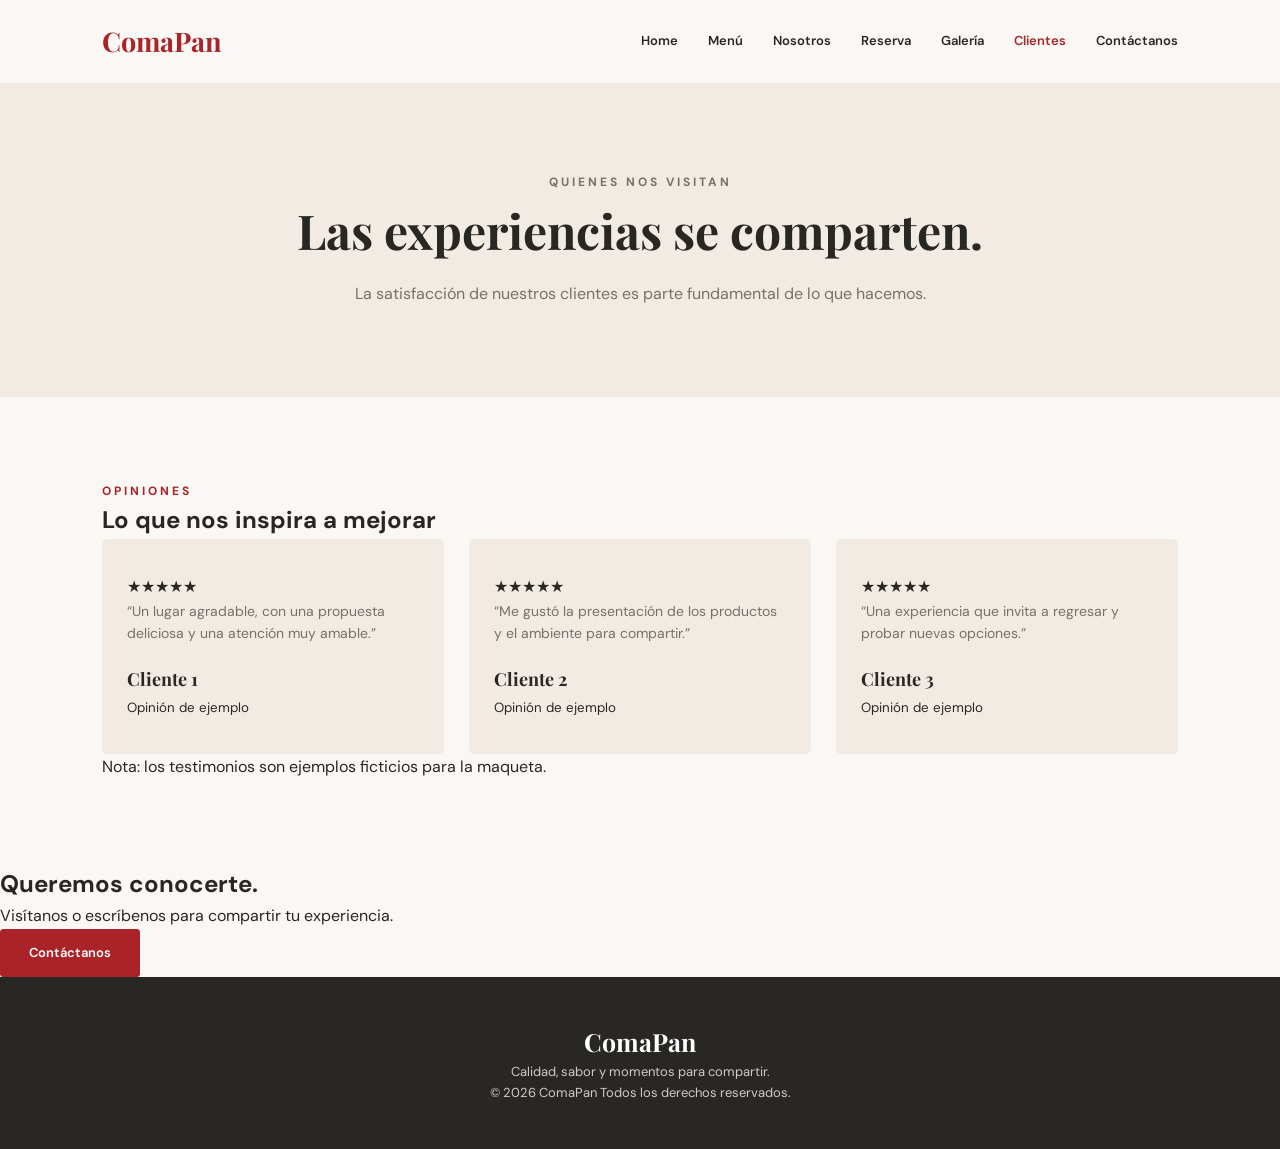
<file: MiPaginaWeb/clientes.html>
<!DOCTYPE html>
<html lang="es">
<head>
    <meta charset="UTF-8">
    <meta name="viewport" content="width=device-width, initial-scale=1.0">
    <title>Clientes | ComaPan</title>
    <link rel="stylesheet" href="styles.css">
</head>
<body>

<header class="site-header">
    <a class="logo" href="index.html">Coma<span>Pan</span></a>
    <nav class="main-nav">
        <a href="index.html">Home</a>
        <a href="productos.html">Menú</a>
        <a href="nosotros.html">Nosotros</a>
        <a href="reserva.html">Reserva</a>
        <a href="galeria.html">Galería</a>
        <a href="clientes.html" class="active">Clientes</a>
        <a href="contactanos.html">Contáctanos</a>
    </nav>
</header>

<main>
    <section class="inner-hero">
        <p class="eyebrow">QUIENES NOS VISITAN</p>
        <h1>Las experiencias se comparten.</h1>
        <p>La satisfacción de nuestros clientes es parte fundamental de lo que hacemos.</p>
    </section>

    <section class="section">
        <p class="eyebrow">OPINIONES</p>
        <h2>Lo que nos inspira a mejorar</h2>

        <div class="testimonials-grid">

            <article class="testimonial-card">
                <div class="stars">★★★★★</div>
                <p>
                    “Un lugar agradable, con una propuesta deliciosa
                    y una atención muy amable.”
                </p>
                <h3>Cliente 1</h3>
                <small>Opinión de ejemplo</small>
            </article>

            <article class="testimonial-card">
                <div class="stars">★★★★★</div>
                <p>
                    “Me gustó la presentación de los productos
                    y el ambiente para compartir.”
                </p>
                <h3>Cliente 2</h3>
                <small>Opinión de ejemplo</small>
            </article>

            <article class="testimonial-card">
                <div class="stars">★★★★★</div>
                <p>
                    “Una experiencia que invita a regresar
                    y probar nuevas opciones.”
                </p>
                <h3>Cliente 3</h3>
                <small>Opinión de ejemplo</small>
            </article>

        </div>

        <p class="note">
            Nota: los testimonios son ejemplos ficticios para la maqueta.
        </p>
    </section>

    <section class="center-cta">
        <h2>Queremos conocerte.</h2>
        <p>Visítanos o escríbenos para compartir tu experiencia.</p>
        <a class="btn" href="contactanos.html">Contáctanos</a>
    </section>
</main>

<footer class="site-footer">
    <a class="logo footer-logo" href="index.html">Coma<span>Pan</span></a>
    <p>Calidad, sabor y momentos para compartir.</p>
    <p>© <span class="year"></span> ComaPan Todos los derechos reservados.</p>
</footer>

<script src="script.js"></script>
</body>
</html>
</file>
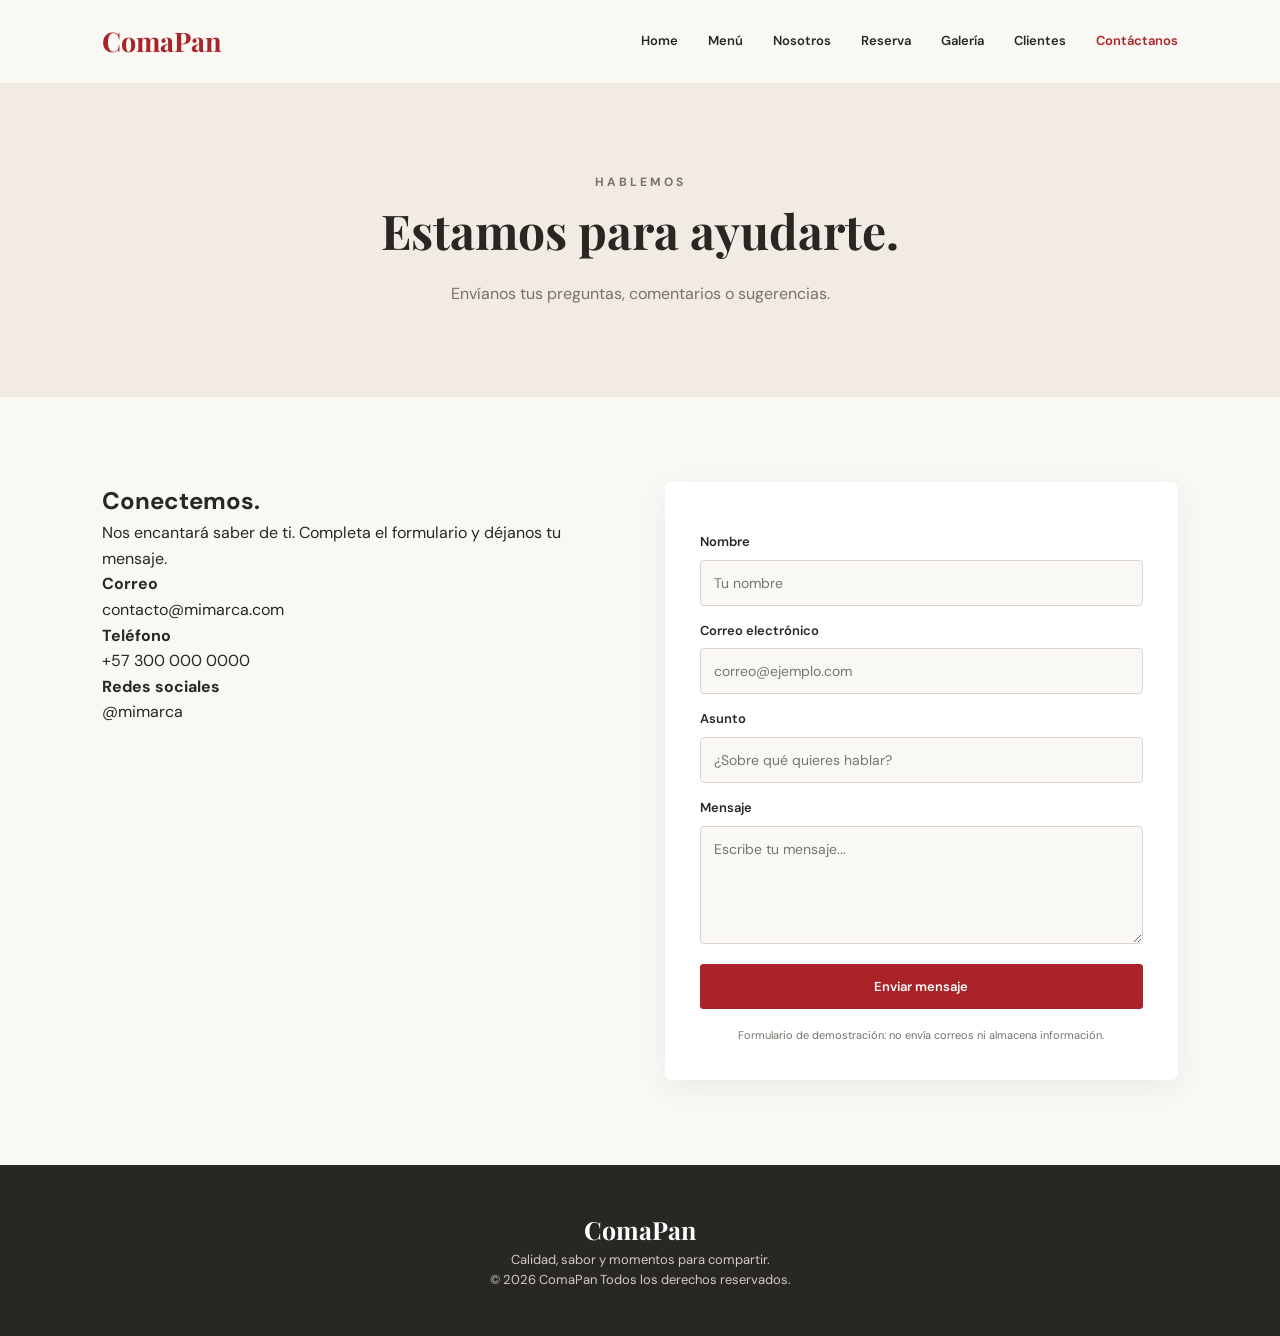
<file: MiPaginaWeb/contactanos.html>
<!DOCTYPE html>
<html lang="es">
<head>
    <meta charset="UTF-8">
    <meta name="viewport" content="width=device-width, initial-scale=1.0">
    <title>Contáctanos ComaPan</title>
    <link rel="stylesheet" href="styles.css">
</head>
<body>

<header class="site-header">
    <a class="logo" href="index.html">Coma<span>Pan</span></a>
    <nav class="main-nav">
        <a href="index.html">Home</a>
        <a href="productos.html">Menú</a>
        <a href="nosotros.html">Nosotros</a>
        <a href="reserva.html">Reserva</a>
        <a href="galeria.html">Galería</a>
        <a href="clientes.html">Clientes</a>
        <a href="contactanos.html" class="active">Contáctanos</a>
    </nav>
</header>

<main>
    <section class="inner-hero">
        <p class="eyebrow">HABLEMOS</p>
        <h1>Estamos para ayudarte.</h1>
        <p>Envíanos tus preguntas, comentarios o sugerencias.</p>
    </section>

    <section class="section contact-grid">

        <div>
            <h2>Conectemos.</h2>
            <p>
                Nos encantará saber de ti. Completa el formulario
                y déjanos tu mensaje.
            </p>

            <div class="contact-detail">
                <strong>Correo</strong>
                <p>contacto@mimarca.com</p>
            </div>

            <div class="contact-detail">
                <strong>Teléfono</strong>
                <p>+57 300 000 0000</p>
            </div>

            <div class="contact-detail">
                <strong>Redes sociales</strong>
                <p>@mimarca</p>
            </div>
        </div>

        <form class="form-card" id="contactForm">

            <label for="contactName">Nombre</label>
            <input id="contactName" name="nombre" type="text"
                   placeholder="Tu nombre" required>

            <label for="contactEmail">Correo electrónico</label>
            <input id="contactEmail" name="email" type="email"
                   placeholder="correo@ejemplo.com" required>

            <label for="contactSubject">Asunto</label>
            <input id="contactSubject" name="asunto" type="text"
                   placeholder="¿Sobre qué quieres hablar?" required>

            <label for="contactMessage">Mensaje</label>
            <textarea id="contactMessage" name="mensaje" rows="5"
                      placeholder="Escribe tu mensaje..." required></textarea>

            <button class="btn" type="submit">Enviar mensaje</button>

            <p id="formMessage" class="form-message" role="status"></p>

            <small>
                Formulario de demostración: no envía correos ni almacena información.
            </small>
        </form>

    </section>
</main>

<footer class="site-footer">
    <a class="logo footer-logo" href="index.html">Coma<span>Pan</span></a>
    <p>Calidad, sabor y momentos para compartir.</p>
    <p>© <span class="year"></span> ComaPan Todos los derechos reservados.</p>
</footer>

<script src="script.js"></script>
</body>
</html>
</file>
<file: MiPaginaWeb/styles.css>
/* ========================================
   ESTILOS GENERALES
======================================== */

@import url('https://fonts.googleapis.com/css2?family=DM+Sans:wght@400;500;600;700&family=Playfair+Display:wght@400;500;600;700&display=swap');

:root {
    --rojo: #a92328;
    --beige: #faf8f4;
    --arena: #f2ebe3;
    --texto: #292724;
    --gris: #77716b;
    --blanco: #ffffff;
}

* {
    margin: 0;
    padding: 0;
    box-sizing: border-box;
}

html {
    scroll-behavior: smooth;
}

body {
    font-family: 'DM Sans', sans-serif;
    background: var(--beige);
    color: var(--texto);
    line-height: 1.6;
}

img {
    max-width: 100%;
}

a {
    text-decoration: none;
    color: inherit;
}

button,
input,
textarea,
select {
    font-family: inherit;
}

/* ========================================
   HEADER Y NAVEGACIÓN
======================================== */

.site-header {
    width: 100%;
    padding: 20px 8%;
    display: flex;
    align-items: center;
    justify-content: space-between;
    background: var(--beige);
    position: relative;
    z-index: 100;
}

.logo {
    font-family: 'Playfair Display', serif;
    font-size: 27px;
    font-weight: 700;
    color: var(--rojo);
}

.main-nav {
    display: flex;
    align-items: center;
    gap: 30px;
}

.main-nav a {
    color: var(--texto);
    font-size: 13px;
    font-weight: 600;
    transition: color 0.3s;
}

.main-nav a:hover,
.main-nav a.active {
    color: var(--rojo);
}

.menu-toggle {
    display: none;
    background: none;
    border: none;
    font-size: 27px;
    cursor: pointer;
    color: var(--texto);
}

/* ========================================
   BOTONES
======================================== */

.btn,
.button {
    display: inline-block;
    padding: 13px 28px;
    background: var(--rojo);
    color: var(--blanco);
    border: 1px solid var(--rojo);
    border-radius: 3px;
    font-size: 13px;
    font-weight: 600;
    cursor: pointer;
    transition: 0.3s ease;
}

.btn:hover,
.button:hover {
    background: transparent;
    color: var(--rojo);
}

/* ========================================
   INICIO - HERO
======================================== */

.hero {
    min-height: 600px;
    padding: 80px 8%;
    display: grid;
    grid-template-columns: 1fr 1fr;
    align-items: center;
    gap: 60px;
    background: var(--arena);
}

.hero-content {
    max-width: 550px;
}

.hero h1 {
    font-family: 'Playfair Display', serif;
    font-size: clamp(40px, 5vw, 65px);
    line-height: 1.1;
    margin: 20px 0;
}

.hero p {
    color: var(--gris);
    margin-bottom: 28px;
    font-size: 16px;
}

.hero img {
    width: 100%;
    height: 440px;
    object-fit: cover;
    border-radius: 5px;
}

.eyebrow {
    color: var(--rojo);
    font-size: 12px;
    font-weight: 700;
    letter-spacing: 3px;
}

/* ========================================
   FRANJA DE CARACTERÍSTICAS
======================================== */

.feature-strip {
    padding: 30px 8%;
    display: flex;
    justify-content: space-around;
    align-items: center;
    gap: 25px;
    background: var(--rojo);
    color: var(--blanco);
    text-align: center;
}

.feature-strip p {
    font-size: 14px;
    font-weight: 600;
}

/* ========================================
   SECCIONES GENERALES
======================================== */

.section {
    padding: 85px 8%;
}

.section-heading {
    text-align: center;
    margin-bottom: 50px;
}

.section-heading h2 {
    font-family: 'Playfair Display', serif;
    font-size: 42px;
    margin: 12px 0;
}

.section-heading p {
    color: var(--gris);
}

.section-content {
    display: grid;
    grid-template-columns: 1fr 1fr;
    gap: 50px;
    align-items: center;
}

.section-content img {
    width: 100%;
    height: 400px;
    object-fit: cover;
    border-radius: 5px;
}

.section-content h2 {
    font-family: 'Playfair Display', serif;
    font-size: 38px;
    margin-bottom: 20px;
}

.section-content p {
    color: var(--gris);
    margin-bottom: 20px;
}

/* ========================================
   ENCABEZADOS INTERNOS
======================================== */

.inner-hero {
    padding: 90px 8%;
    background: var(--arena);
    text-align: center;
}

.inner-hero h1 {
    font-family: 'Playfair Display', serif;
    font-size: 48px;
    margin-bottom: 12px;
}

.inner-hero p {
    color: var(--gris);
}

/* ========================================
   MENÚ - 9 PRODUCTOS
======================================== */

.products-section {
    width: 100%;
    padding: 80px 8%;
    background: var(--beige);
}

.products-grid {
    display: grid;
    grid-template-columns: repeat(3, minmax(0, 1fr));
    gap: 35px;
    max-width: 1200px;
    margin: 0 auto;
}

.product-card {
    background: var(--blanco);
    border-radius: 8px;
    overflow: hidden;
    padding-bottom: 25px;
    transition: transform 0.3s ease, box-shadow 0.3s ease;
}

.product-card:hover {
    transform: translateY(-7px);
    box-shadow: 0 12px 30px rgba(0, 0, 0, 0.09);
}

.product-card img {
    width: 100%;
    height: 230px;
    object-fit: cover;
    display: block;
}

.product-card h3 {
    font-family: 'Playfair Display', serif;
    font-size: 21px;
    color: var(--texto);
    margin: 20px 20px 10px;
}

.product-card p {
    font-size: 14px;
    line-height: 1.6;
    color: var(--gris);
    margin: 0 20px 15px;
    min-height: 45px;
}

.product-card span {
    display: block;
    color: var(--rojo);
    font-size: 17px;
    font-weight: 700;
    margin: 0 20px;
}

/* ========================================
   NOSOTROS
======================================== */

.about-section {
    padding: 80px 8%;
}

.about-content {
    display: grid;
    grid-template-columns: 1fr 1fr;
    gap: 50px;
    align-items: center;
}

.about-content img {
    width: 100%;
    height: 430px;
    object-fit: cover;
}

.about-content h2 {
    font-family: 'Playfair Display', serif;
    font-size: 40px;
    margin-bottom: 20px;
}

.about-content p {
    color: var(--gris);
    margin-bottom: 18px;
}

.values-grid {
    display: grid;
    grid-template-columns: repeat(3, 1fr);
    gap: 25px;
    margin-top: 60px;
}

.value-card {
    background: var(--arena);
    padding: 30px;
    text-align: center;
}

.value-card h3 {
    font-family: 'Playfair Display', serif;
    margin-bottom: 10px;
}

.value-card p {
    color: var(--gris);
    font-size: 14px;
}

/* ========================================
   RESERVAS Y FORMULARIOS
======================================== */

.form-section {
    padding: 80px 8%;
}

.form-container {
    max-width: 750px;
    margin: 0 auto;
    padding: 40px;
    background: var(--blanco);
    border-radius: 6px;
}

.form-container h2 {
    font-family: 'Playfair Display', serif;
    font-size: 32px;
    margin-bottom: 25px;
    text-align: center;
}

.form-grid {
    display: grid;
    grid-template-columns: 1fr 1fr;
    gap: 20px;
}

.form-group {
    display: flex;
    flex-direction: column;
    margin-bottom: 20px;
}

.form-group label {
    font-size: 13px;
    font-weight: 600;
    margin-bottom: 8px;
}

.form-group input,
.form-group select,
.form-group textarea {
    width: 100%;
    padding: 13px;
    border: 1px solid #ddd5cd;
    border-radius: 3px;
    outline: none;
    background: var(--beige);
    font-size: 14px;
}

.form-group input:focus,
.form-group select:focus,
.form-group textarea:focus {
    border-color: var(--rojo);
}

.form-group textarea {
    min-height: 120px;
    resize: vertical;
}

.form-container button {
    width: 100%;
}

.form-message {
    margin-top: 15px;
    text-align: center;
    color: var(--rojo);
    font-size: 14px;
}

/* ========================================
   GALERÍA DE IMÁGENES
======================================== */

.gallery-section {
    padding: 80px 8%;
}

.gallery-grid {
    display: grid;
    grid-template-columns: repeat(3, 1fr);
    gap: 20px;
}

.gallery-item {
    overflow: hidden;
    border-radius: 5px;
}

.gallery-item img {
    width: 100%;
    height: 280px;
    object-fit: cover;
    display: block;
    transition: transform 0.4s ease;
}

.gallery-item:hover img {
    transform: scale(1.06);
}

/* ========================================
   GALERÍA DE VIDEOS
======================================== */

.videos-section {
    padding: 70px 8%;
    background: var(--arena);
}

.videos-grid {
    display: grid;
    grid-template-columns: repeat(3, 1fr);
    gap: 25px;
}

.video-card {
    background: var(--blanco);
    border-radius: 6px;
    overflow: hidden;
}

.video-card video {
    width: 100%;
    height: 250px;
    display: block;
    object-fit: cover;
    background: #000;
}

.video-card h3 {
    font-family: 'Playfair Display', serif;
    padding: 18px;
    font-size: 19px;
}

/* ========================================
   CLIENTES Y TESTIMONIOS
======================================== */

.testimonials-section {
    padding: 80px 8%;
}

.testimonials-grid {
    display: grid;
    grid-template-columns: repeat(3, 1fr);
    gap: 25px;
}

.testimonial-card {
    background: var(--arena);
    padding: 35px 25px;
    border-radius: 5px;
}

.testimonial-card p {
    color: var(--gris);
    font-size: 14px;
    margin-bottom: 20px;
}

.testimonial-card h3 {
    font-family: 'Playfair Display', serif;
    font-size: 18px;
}

.testimonial-card span {
    color: var(--rojo);
    font-size: 12px;
}

/* ========================================
   CONTACTO
======================================== */

.contact-section {
    padding: 80px 8%;
}

.contact-grid {
    display: grid;
    grid-template-columns: 1fr 1fr;
    gap: 50px;
}

.contact-info h2 {
    font-family: 'Playfair Display', serif;
    font-size: 35px;
    margin-bottom: 20px;
}

.contact-info p {
    color: var(--gris);
    margin-bottom: 18px;
}

.contact-info a {
    color: var(--rojo);
}

.social-links {
    display: flex;
    gap: 20px;
    margin-top: 25px;
}

.social-links a {
    color: var(--rojo);
    font-weight: 600;
}

/* ========================================
   FOOTER
======================================== */

.site-footer {
    padding: 45px 8%;
    background: var(--texto);
    color: var(--blanco);
    text-align: center;
}

.site-footer p {
    font-size: 13px;
    color: #d0cbc5;
}

.footer-logo {
    font-family: 'Playfair Display', serif;
    font-size: 25px;
    color: var(--blanco);
    margin-bottom: 12px;
}

/* ========================================
   ANIMACIONES
======================================== */

.animation-fade {
    animation: aparecerSuave 1s ease forwards;
}

@keyframes aparecerSuave {
    from {
        opacity: 0;
        transform: translateY(20px);
    }

    to {
        opacity: 1;
        transform: translateY(0);
    }
}

.animation-float {
    animation: movimientoFlotante 4s ease-in-out infinite;
}

@keyframes movimientoFlotante {
    0%, 100% {
        transform: translateY(0);
    }

    50% {
        transform: translateY(-12px);
    }
}

/* ========================================
   RESPONSIVE - TABLET
======================================== */

@media (max-width: 900px) {

    .site-header {
        padding: 18px 5%;
    }

    .main-nav {
        gap: 15px;
    }

    .main-nav a {
        font-size: 12px;
    }

    .hero {
        gap: 30px;
        padding: 60px 5%;
    }

    .products-section,
    .section,
    .gallery-section,
    .videos-section,
    .form-section,
    .about-section,
    .contact-section,
    .testimonials-section {
        padding: 60px 5%;
    }

    .products-grid {
        grid-template-columns: repeat(2, minmax(0, 1fr));
        gap: 25px;
    }

    .gallery-grid,
    .videos-grid {
        grid-template-columns: repeat(2, 1fr);
    }

    .testimonials-grid {
        grid-template-columns: repeat(2, 1fr);
    }
}

/* ========================================
   RESPONSIVE - CELULARES
======================================== */

@media (max-width: 600px) {

    .site-header {
        padding: 16px 6%;
    }

    .logo {
        font-size: 23px;
    }

    .menu-toggle {
        display: block;
    }

    .main-nav {
        display: none;
        position: absolute;
        top: 100%;
        left: 0;
        width: 100%;
        padding: 25px;
        background: var(--beige);
        flex-direction: column;
        align-items: center;
        gap: 20px;
        box-shadow: 0 8px 15px rgba(0, 0, 0, 0.08);
    }

    .main-nav.active {
        display: flex;
    }

    .main-nav a {
        font-size: 14px;
    }

    .hero {
        grid-template-columns: 1fr;
        padding: 50px 6%;
        gap: 30px;
    }

    .hero h1 {
        font-size: 42px;
    }

    .hero img {
        height: 300px;
    }

    .feature-strip {
        flex-direction: column;
        gap: 15px;
    }

    .section,
    .products-section,
    .gallery-section,
    .videos-section,
    .form-section,
    .about-section,
    .contact-section,
    .testimonials-section {
        padding: 50px 6%;
    }

    .section-heading h2 {
        font-size: 32px;
    }

    .section-content,
    .about-content,
    .contact-grid {
        grid-template-columns: 1fr;
        gap: 30px;
    }

    .section-content img,
    .about-content img {
        height: 280px;
    }

    .inner-hero {
        padding: 60px 6%;
    }

    .inner-hero h1 {
        font-size: 36px;
    }

    .products-grid,
    .gallery-grid,
    .videos-grid,
    .testimonials-grid,
    .values-grid {
        grid-template-columns: 1fr;
        gap: 25px;
    }

    .product-card img {
        height: 240px;
    }

    .gallery-item img {
        height: 260px;
    }

    .video-card video {
        height: 230px;
    }

    .form-container {
        padding: 25px 18px;
    }

    .form-grid {
        grid-template-columns: 1fr;
        gap: 0;
    }

    .form-container h2 {
        font-size: 27px;
    }

    .site-footer {
        padding: 35px 6%;
    }
}

/* ========================================
   ACCESIBILIDAD
======================================== */

@media (prefers-reduced-motion: reduce) {
    *,
    *::before,
    *::after {
        scroll-behavior: auto !important;
        animation-duration: 0.01ms !important;
        animation-iteration-count: 1 !important;
        transition-duration: 0.01ms !important;
    }
}
/* CORRECCIÓN DEFINITIVA DEL MENÚ */

.products-section {
    display: block;
    width: 100%;
    padding: 80px 8%;
    background-color: #faf8f4;
}

.products-section .section-heading {
    text-align: center;
    margin-bottom: 45px;
}

.products-section .products-grid {
    display: grid;
    grid-template-columns: repeat(3, minmax(0, 1fr));
    gap: 30px;
    max-width: 1200px;
    margin: 0 auto;
}

.products-section .product-card {
    display: block;
    background: #fff;
    border-radius: 8px;
    overflow: hidden;
    padding-bottom: 25px;
    transition: 0.3s ease;
}

.products-section .product-card:hover {
    transform: translateY(-6px);
    box-shadow: 0 10px 25px rgba(0,0,0,0.10);
}

.products-section .product-card img {
    display: block;
    width: 100%;
    height: 230px;
    object-fit: cover;
}

.products-section .product-card h3 {
    margin: 18px 20px 10px;
    font-family: 'Playfair Display', serif;
    font-size: 21px;
    color: #292724;
}

.products-section .product-card p {
    margin: 0 20px 15px;
    color: #77716b;
    font-size: 14px;
    line-height: 1.6;
}

.products-section .product-card span {
    display: block;
    margin: 0 20px;
    color: #a92328;
    font-size: 17px;
    font-weight: 700;
}

@media (max-width: 900px) {
    .products-section .products-grid {
        grid-template-columns: repeat(2, minmax(0, 1fr));
    }
}

@media (max-width: 600px) {
    .products-section {
        padding: 45px 6%;
    }

    .products-section .products-grid {
        grid-template-columns: 1fr;
    }
}
/* ========================================
   RESERVAS - CORRECCIÓN
======================================== */

.reservation-grid {
    display: grid;
    grid-template-columns: 1fr 1fr;
    align-items: center;
    gap: 55px;
    padding: 80px 8%;
}

.reservation-info h2 {
    font-family: 'Playfair Display', serif;
    font-size: 38px;
    line-height: 1.2;
    margin: 15px 0 20px;
}

.reservation-info p {
    color: #77716b;
    margin-bottom: 22px;
}

.reservation-info img {
    display: block;
    width: 100%;
    height: 390px;
    object-fit: cover;
    border-radius: 6px;
}

.form-card {
    background: #ffffff;
    padding: 35px;
    border-radius: 7px;
    box-shadow: 0 8px 30px rgba(0, 0, 0, 0.06);
}

.form-card h2 {
    font-family: 'Playfair Display', serif;
    font-size: 29px;
    margin-bottom: 25px;
}

.form-card label {
    display: block;
    font-size: 13px;
    font-weight: 600;
    margin: 15px 0 7px;
}

.form-card input,
.form-card select,
.form-card textarea {
    display: block;
    width: 100%;
    padding: 13px;
    border: 1px solid #ddd5cd;
    background: #faf8f4;
    border-radius: 4px;
    font-size: 14px;
    outline: none;
}

.form-card input:focus,
.form-card select:focus,
.form-card textarea:focus {
    border-color: #a92328;
}

.form-card textarea {
    resize: vertical;
    min-height: 90px;
}

.form-card button {
    width: 100%;
    margin-top: 20px;
}

.form-card small {
    display: block;
    color: #77716b;
    font-size: 11px;
    margin-top: 18px;
    text-align: center;
}

.form-message {
    color: #a92328;
    font-size: 13px;
    margin-top: 15px;
    text-align: center;
}

/* ========================================
   CHAT ONLINE COMAPAN
======================================== */

.chat-widget {
    position: fixed;
    right: 25px;
    bottom: 25px;
    z-index: 9999;
}

.chat-toggle {
    width: 62px;
    height: 62px;
    border: none;
    border-radius: 50%;
    background: #a92328;
    color: #ffffff;
    font-size: 26px;
    cursor: pointer;
    box-shadow: 0 5px 20px rgba(0, 0, 0, 0.25);
    transition: transform 0.3s ease;
}

.chat-toggle:hover {
    transform: scale(1.08);
}

.chat-window {
    position: absolute;
    right: 0;
    bottom: 78px;
    width: 340px;
    height: 460px;
    background: #ffffff;
    border-radius: 12px;
    overflow: hidden;
    box-shadow: 0 8px 35px rgba(0, 0, 0, 0.2);
    display: flex;
    flex-direction: column;
}

.chat-window[hidden] {
    display: none !important;
}

.chat-header {
    background: #a92328;
    color: #ffffff;
    padding: 18px;
    display: flex;
    justify-content: space-between;
    align-items: center;
}

.chat-header strong {
    display: block;
    font-family: 'Playfair Display', serif;
    font-size: 19px;
}

.chat-header span {
    display: block;
    font-size: 11px;
    opacity: 0.9;
    margin-top: 3px;
}

.chat-header button {
    background: none;
    border: none;
    color: #ffffff;
    font-size: 27px;
    cursor: pointer;
}

.chat-messages {
    flex: 1;
    padding: 18px;
    display: flex;
    flex-direction: column;
    gap: 12px;
    overflow-y: auto;
    background: #faf8f4;
}

.chat-bubble {
    max-width: 85%;
    padding: 11px 14px;
    border-radius: 12px;
    font-size: 13px;
    line-height: 1.5;
    overflow-wrap: anywhere;
}

.chat-bubble.bot {
    align-self: flex-start;
    background: #ffffff;
    color: #292724;
    border: 1px solid #eee7df;
    border-bottom-left-radius: 3px;
}

.chat-bubble.user {
    align-self: flex-end;
    background: #a92328;
    color: #ffffff;
    border-bottom-right-radius: 3px;
}

.chat-form {
    display: flex;
    align-items: center;
    gap: 8px;
    padding: 12px;
    background: #ffffff;
    border-top: 1px solid #eee7df;
}

.chat-form input {
    flex: 1;
    min-width: 0;
    padding: 12px;
    border: 1px solid #ddd5cd;
    border-radius: 20px;
    outline: none;
    font-size: 13px;
}

.chat-form input:focus {
    border-color: #a92328;
}

.chat-form button {
    width: 40px;
    height: 40px;
    border: none;
    border-radius: 50%;
    background: #a92328;
    color: #ffffff;
    font-size: 19px;
    cursor: pointer;
}

/* ========================================
   RESERVAS Y CHAT EN CELULARES
======================================== */

@media (max-width: 700px) {
    .reservation-grid {
        grid-template-columns: 1fr;
        padding: 45px 6%;
        gap: 30px;
    }

    .reservation-info h2 {
        font-size: 31px;
    }

    .reservation-info img {
        height: 260px;
    }

    .form-card {
        padding: 25px 18px;
    }

    .chat-widget {
        right: 15px;
        bottom: 15px;
    }

    .chat-window {
        position: fixed;
        width: calc(100% - 30px);
        max-width: 360px;
        height: min(460px, 70vh);
        right: 15px;
        bottom: 85px;
    }
}

/* ========================================
   MISIÓN Y VISIÓN - COMAPAN
======================================== */

.mission-vision-section {
    padding: 85px 8%;
    background: #faf8f4;
}

.mission-vision-section .section-heading {
    text-align: center;
    margin-bottom: 50px;
}

.mission-vision-section .section-heading h2 {
    font-family: 'Playfair Display', serif;
    font-size: 42px;
    color: #292724;
    margin: 12px 0;
}

.mission-vision-grid {
    max-width: 1100px;
    margin: 0 auto;
    display: grid;
    grid-template-columns: repeat(2, 1fr);
    gap: 30px;
}

.mission-card,
.vision-card {
    padding: 40px;
    border-radius: 6px;
    background: #f2ebe3;
    transition: transform 0.3s ease, box-shadow 0.3s ease;
}

.mission-card:hover,
.vision-card:hover {
    transform: translateY(-7px);
    box-shadow: 0 12px 25px rgba(0, 0, 0, 0.08);
}

.vision-card {
    background: #a92328;
    color: #ffffff;
}

.mission-icon {
    font-family: 'Playfair Display', serif;
    font-size: 38px;
    font-weight: 700;
    color: #a92328;
    margin-bottom: 20px;
}

.vision-card .mission-icon {
    color: #ffffff;
}

.mission-card h3,
.vision-card h3 {
    font-family: 'Playfair Display', serif;
    font-size: 28px;
    margin-bottom: 18px;
}

.mission-card p,
.vision-card p {
    font-size: 15px;
    line-height: 1.8;
}

.mission-card p {
    color: #77716b;
}

.vision-card p {
    color: #ffffff;
}

/* ADAPTACIÓN PARA CELULARES */

@media (max-width: 700px) {
    .mission-vision-section {
        padding: 55px 6%;
    }

    .mission-vision-grid {
        grid-template-columns: 1fr;
        gap: 20px;
    }

    .mission-vision-section .section-heading h2 {
        font-size: 32px;
    }

    .mission-card,
    .vision-card {
        padding: 30px 25px;
    }
}
</file>
